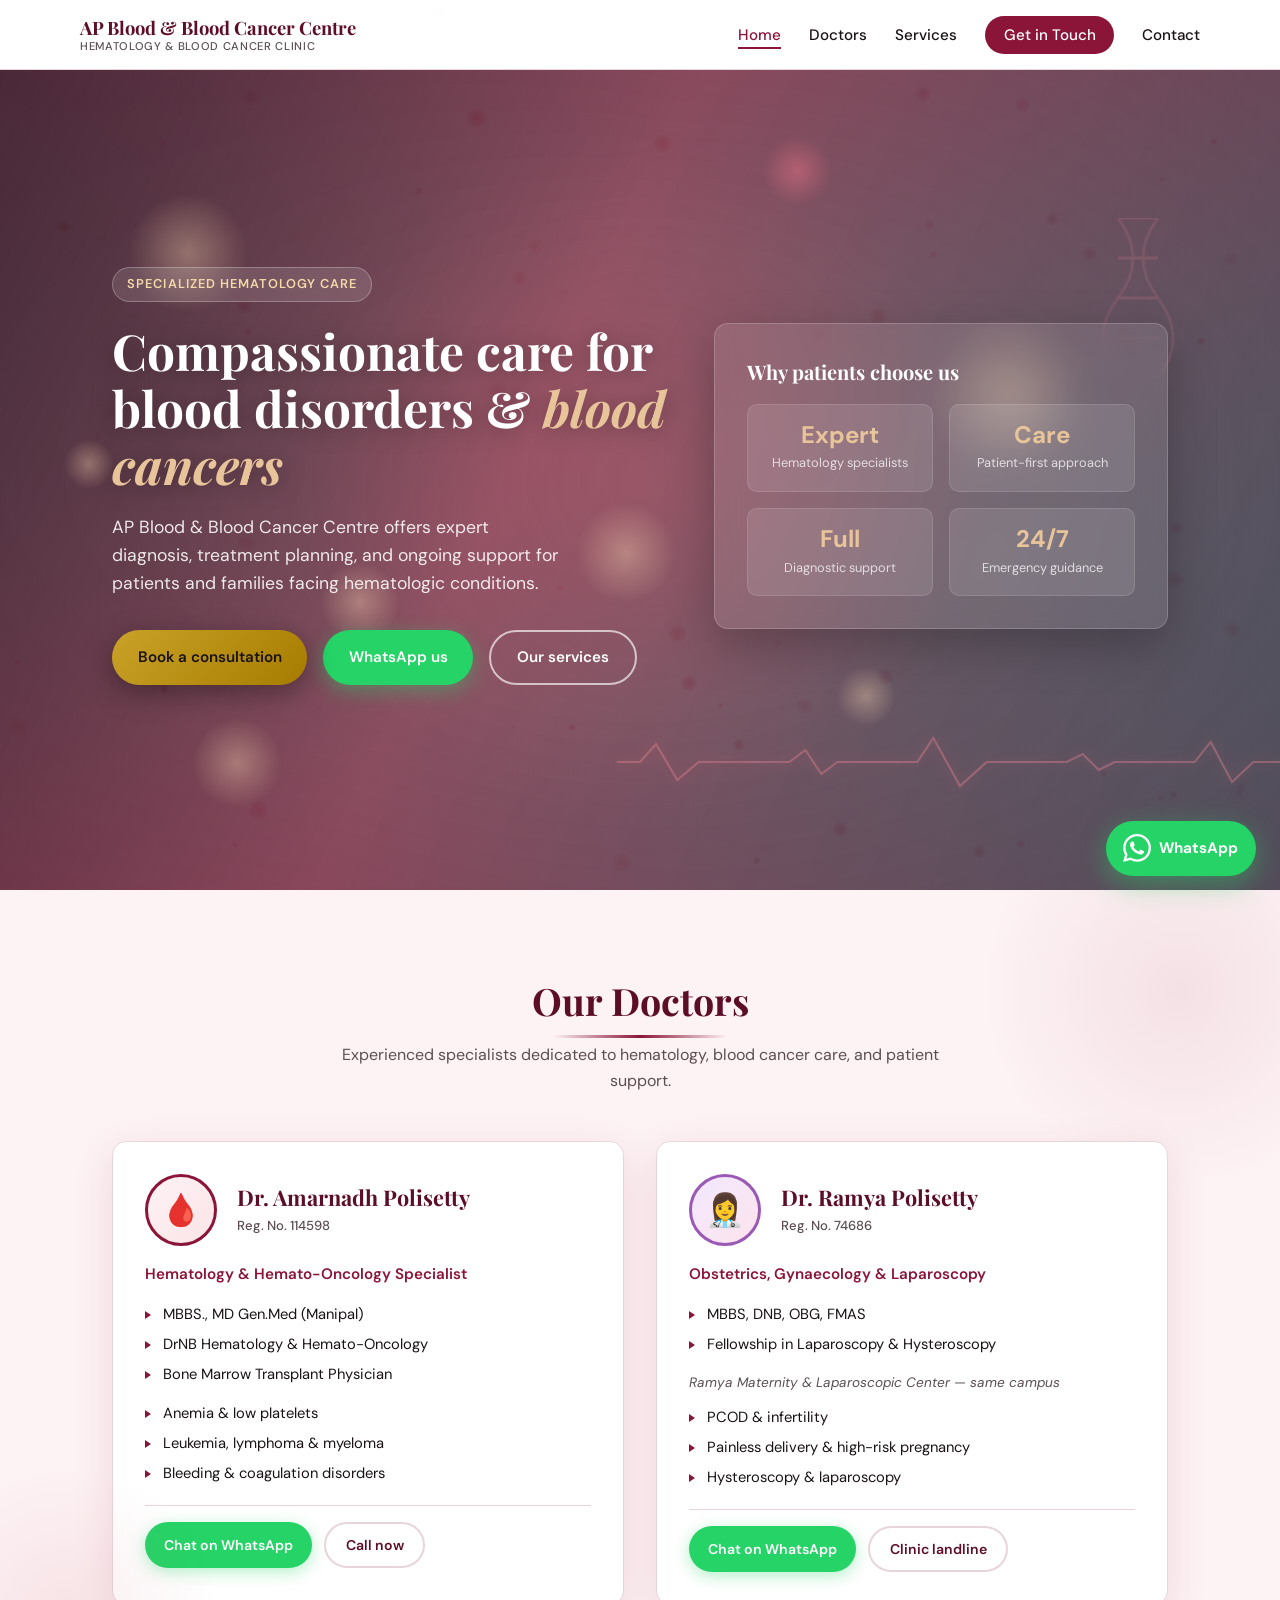
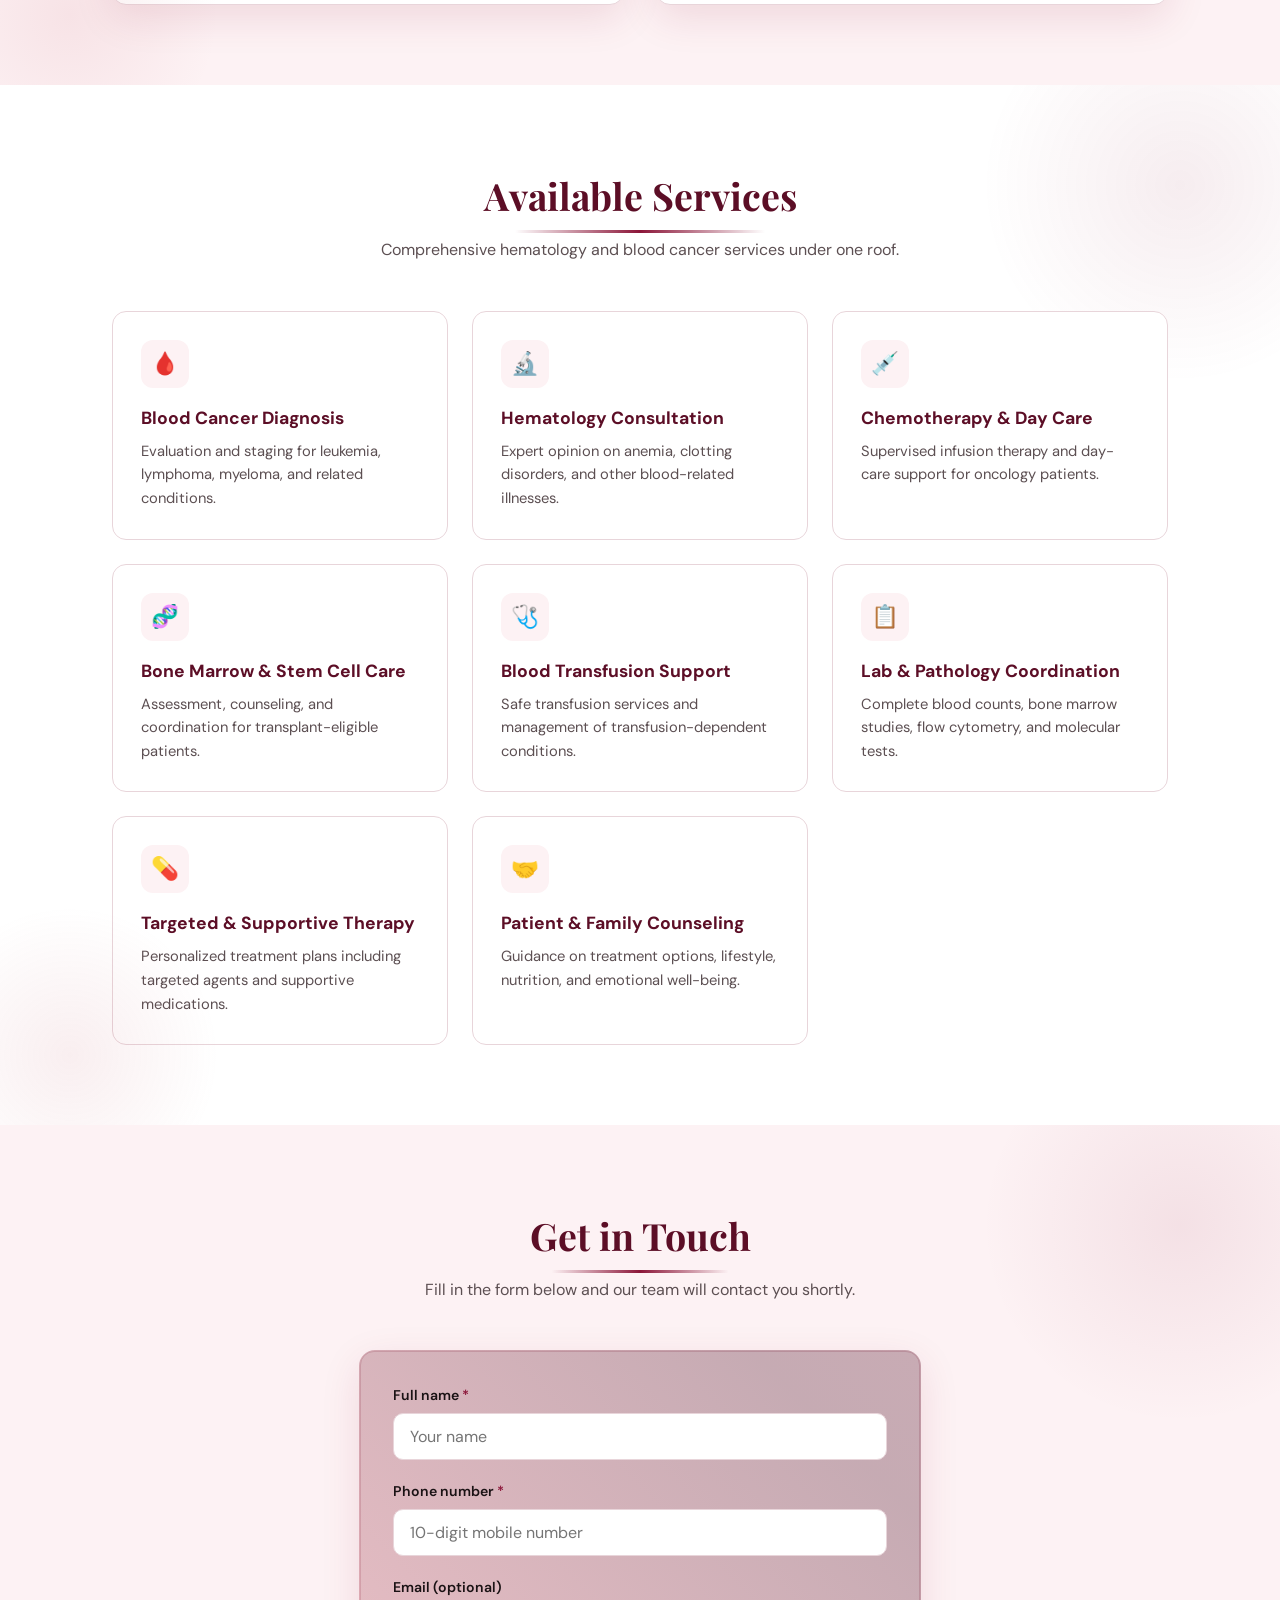
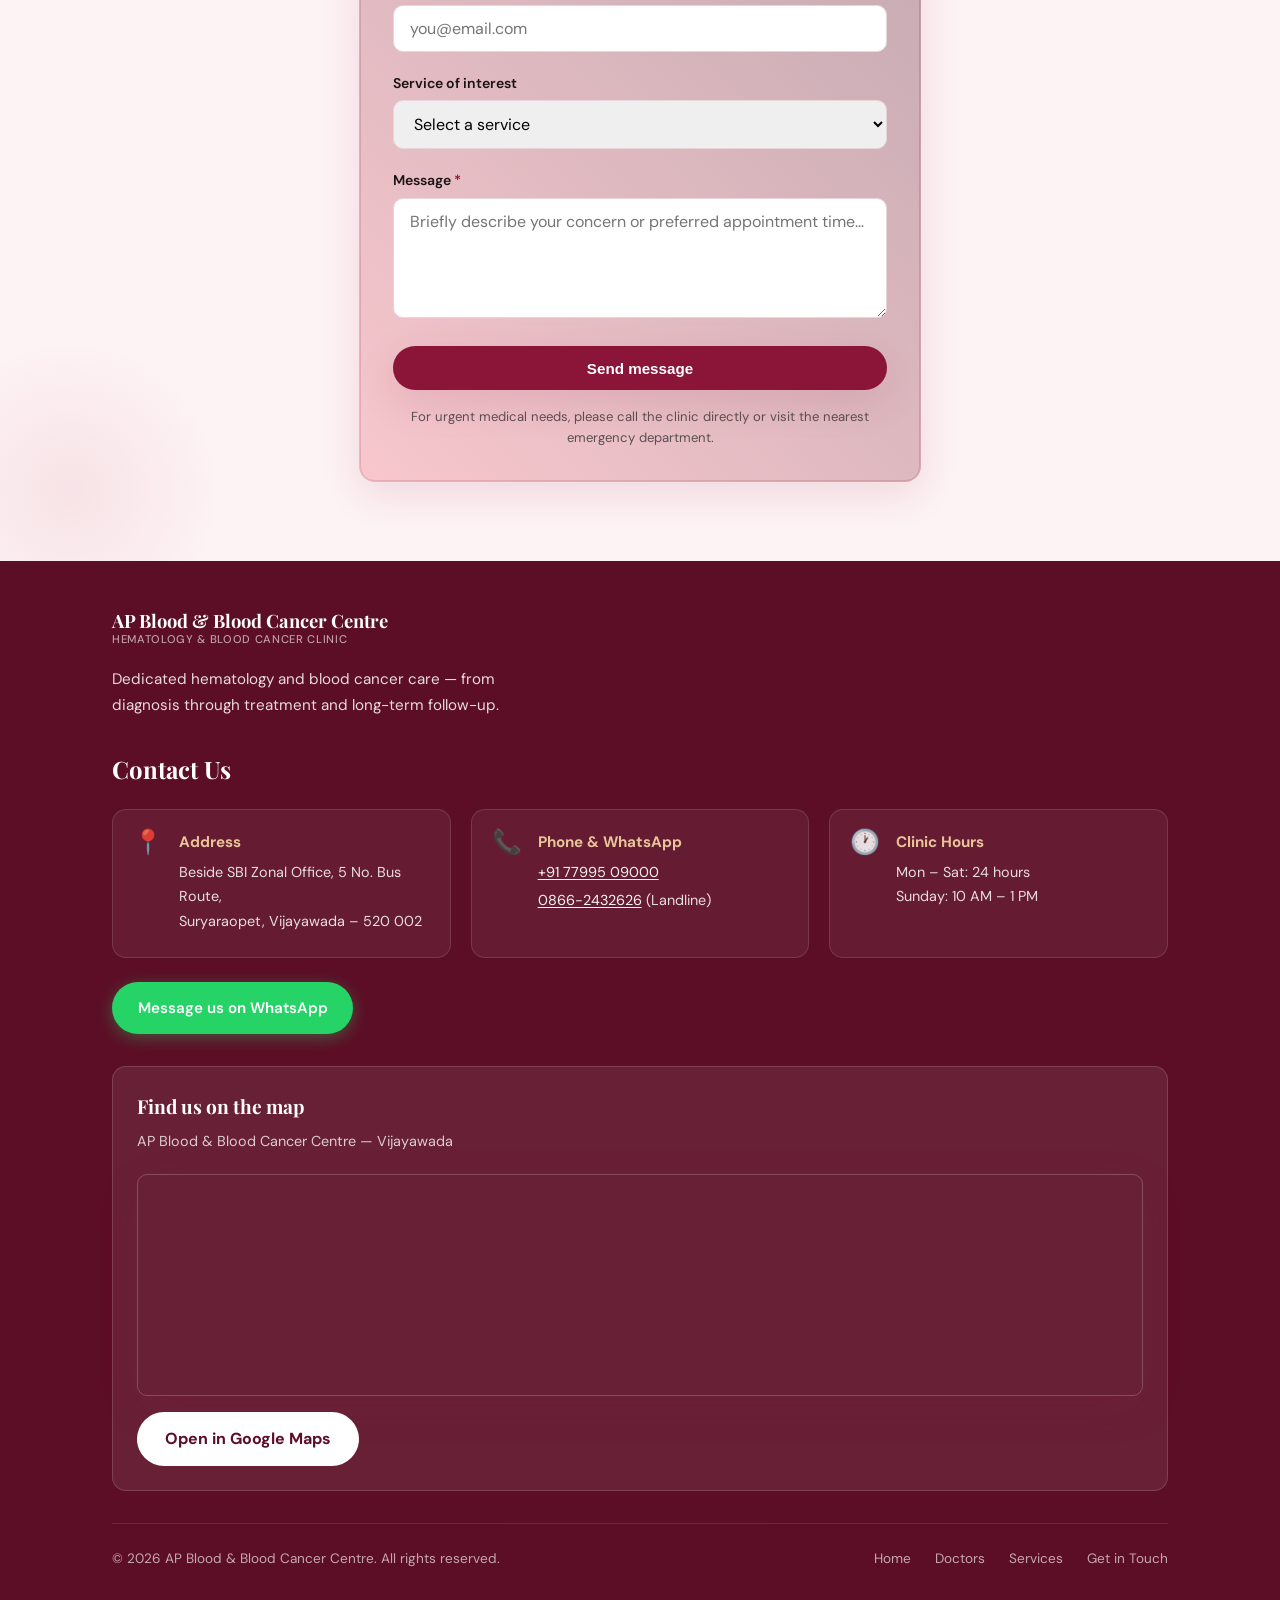
<file: index.html>
<!DOCTYPE html>
<html lang="en">
<head>
  <meta charset="UTF-8" />
  <meta name="viewport" content="width=device-width, initial-scale=1.0" />
  <meta name="description" content="AP Blood & Blood Cancer Centre — specialized hematology and blood cancer care in India." />
  <meta name="keywords" content="blood cancer, hematology, leukemia, lymphoma, clinic, AP Blood Centre" />
  <meta name="author" content="AP Blood & Blood Cancer Centre" />
  <meta name="theme-color" content="#8b1538" />

  <!-- Open Graph -->
  <meta property="og:type" content="website" />
  <meta property="og:title" content="AP Blood & Blood Cancer Centre" />
  <meta property="og:description" content="Hematology & blood cancer clinic — diagnosis, treatment, and patient support." />
  <meta property="og:locale" content="en_IN" />

  <title>AP Blood & Blood Cancer Centre | Hematology Clinic</title>

  <link rel="icon" href="assets/favicon.svg" type="image/svg+xml" />
  <link rel="manifest" href="site.webmanifest" />
  <link rel="stylesheet" href="css/style.css?v=7" />
  <link rel="stylesheet" href="css/effects.css?v=7" />
</head>
<body>
  <canvas id="fx-canvas" class="fx-canvas" aria-hidden="true"></canvas>
  <div id="blood-fx-layer" class="blood-fx-layer" aria-hidden="true"></div>

  <a href="#main" class="skip-link">Skip to main content</a>

  <header>
    <div class="container nav">
      <a href="#home" class="logo">
        AP Blood & Blood Cancer Centre
        <span>Hematology & Blood Cancer Clinic</span>
      </a>
      <button class="menu-toggle" type="button" aria-label="Open menu" aria-expanded="false" aria-controls="nav-links">
        <span></span><span></span><span></span>
      </button>
      <ul class="nav-links" id="nav-links">
        <li><a href="#home">Home</a></li>
        <li><a href="#doctors">Doctors</a></li>
        <li><a href="#services">Services</a></li>
        <li><a href="#get-in-touch" class="nav-cta">Get in Touch</a></li>
        <li><a href="#location">Contact</a></li>
      </ul>
    </div>
  </header>

  <main id="main">
    <section class="hero" id="home">
      <div class="hero-bg" aria-hidden="true">
        <div class="hero-slide hero-slide--1"></div>
        <div class="hero-slide hero-slide--2"></div>
        <div class="hero-slide hero-slide--3"></div>
        <div class="hero-slide hero-slide--4"></div>
        <div class="hero-overlay"></div>
        <div class="hero-vignette-pulse"></div>
        <div class="hero-bokeh">
          <span></span><span></span><span></span><span></span><span></span>
          <span></span><span></span><span></span>
        </div>
        <div class="hero-ecg" aria-hidden="true">
          <svg viewBox="0 0 1200 60" preserveAspectRatio="none">
            <path class="ecg-line" d="M0,30 L40,30 L50,10 L60,50 L70,30 L120,30 L130,5 L145,55 L160,30 L220,30 L235,20 L250,40 L265,30 L340,30 L355,8 L375,52 L395,30 L480,30 L495,15 L510,45 L525,30 L600,30 L615,12 L635,48 L655,30 L740,30 L755,18 L770,42 L785,30 L860,30 L875,6 L900,54 L925,30 L1000,30 L1015,22 L1030,38 L1045,30 L1120,30 L1135,10 L1155,50 L1175,30 L1200,30" />
          </svg>
        </div>
        <div class="hero-dna" aria-hidden="true">
          <svg viewBox="0 0 40 80" fill="none" stroke="#ff8a9b" stroke-width="1.5">
            <path d="M10 0 Q25 20 10 40 Q-5 60 10 80" opacity="0.8"/>
            <path d="M30 0 Q15 20 30 40 Q45 60 30 80" opacity="0.8"/>
            <line x1="10" y1="0" x2="30" y2="0"/><line x1="10" y1="20" x2="30" y2="20"/>
            <line x1="10" y1="40" x2="30" y2="40"/><line x1="10" y1="60" x2="30" y2="60"/>
            <line x1="10" y1="80" x2="30" y2="80"/>
          </svg>
        </div>
      </div>
      <div class="container hero-grid hero-content">
        <div>
          <span class="hero-badge">Specialized Hematology Care</span>
          <h1>Compassionate care for blood disorders &amp; <em>blood cancers</em></h1>
          <p>
            AP Blood &amp; Blood Cancer Centre offers expert diagnosis, treatment planning,
            and ongoing support for patients and families facing hematologic conditions.
          </p>
          <div class="hero-actions">
            <a href="#get-in-touch" class="btn btn-primary">Book a consultation</a>
            <a href="https://wa.me/917799509000?text=Hello%2C%20I%20would%20like%20to%20book%20an%20appointment%20at%20AP%20Blood%20%26%20Blood%20Cancer%20Centre." class="btn btn-whatsapp" target="_blank" rel="noopener noreferrer">WhatsApp us</a>
            <a href="#services" class="btn btn-outline">Our services</a>
          </div>
        </div>
        <div class="hero-card">
          <div class="hero-pulse-ring" aria-hidden="true"></div>
          <div class="hero-pulse-ring" aria-hidden="true"></div>
          <div class="hero-pulse-ring" aria-hidden="true"></div>
          <h3>Why patients choose us</h3>
          <div class="hero-stats">
            <div class="stat">
              <strong>Expert</strong>
              <span>Hematology specialists</span>
            </div>
            <div class="stat">
              <strong>Care</strong>
              <span>Patient-first approach</span>
            </div>
            <div class="stat">
              <strong>Full</strong>
              <span>Diagnostic support</span>
            </div>
            <div class="stat">
              <strong>24/7</strong>
              <span>Emergency guidance</span>
            </div>
          </div>
        </div>
      </div>
    </section>

    <section id="doctors" class="section-fx doctors-section">
      <div class="container">
        <div class="section-header reveal">
          <h2>Our Doctors</h2>
          <p>Experienced specialists dedicated to hematology, blood cancer care, and patient support.</p>
        </div>
        <div class="doctors-grid">
          <article class="doctor-card reveal reveal-delay-1">
            <div class="doctor-card__header">
              <div class="doctor-avatar" aria-hidden="true">🩸</div>
              <div>
                <h3>Dr. Amarnadh Polisetty</h3>
                <p class="doctor-reg">Reg. No. 114598</p>
              </div>
            </div>
            <p class="doctor-role">Hematology &amp; Hemato-Oncology Specialist</p>
            <ul class="doctor-quals">
              <li>MBBS., MD Gen.Med (Manipal)</li>
              <li>DrNB Hematology &amp; Hemato-Oncology</li>
              <li>Bone Marrow Transplant Physician</li>
            </ul>
            <ul class="doctor-specialties">
              <li>Anemia &amp; low platelets</li>
              <li>Leukemia, lymphoma &amp; myeloma</li>
              <li>Bleeding &amp; coagulation disorders</li>
            </ul>
            <div class="doctor-actions">
              <a href="https://wa.me/917799509000?text=Hello%20Dr.%20Amarnadh%2C%20I%20would%20like%20to%20consult%20at%20AP%20Blood%20%26%20Blood%20Cancer%20Centre." class="btn btn-whatsapp btn-sm" target="_blank" rel="noopener noreferrer">Chat on WhatsApp</a>
              <a href="tel:+917799509000" class="btn btn-outline-dark btn-sm">Call now</a>
            </div>
          </article>

          <article class="doctor-card reveal reveal-delay-2">
            <div class="doctor-card__header">
              <div class="doctor-avatar doctor-avatar--alt" aria-hidden="true">👩‍⚕️</div>
              <div>
                <h3>Dr. Ramya Polisetty</h3>
                <p class="doctor-reg">Reg. No. 74686</p>
              </div>
            </div>
            <p class="doctor-role">Obstetrics, Gynaecology &amp; Laparoscopy</p>
            <ul class="doctor-quals">
              <li>MBBS, DNB, OBG, FMAS</li>
              <li>Fellowship in Laparoscopy &amp; Hysteroscopy</li>
            </ul>
            <p class="doctor-clinic-note">Ramya Maternity &amp; Laparoscopic Center — same campus</p>
            <ul class="doctor-specialties">
              <li>PCOD &amp; infertility</li>
              <li>Painless delivery &amp; high-risk pregnancy</li>
              <li>Hysteroscopy &amp; laparoscopy</li>
            </ul>
            <div class="doctor-actions">
              <a href="https://wa.me/917799509000?text=Hello%20Dr.%20Ramya%2C%20I%20would%20like%20to%20consult%20at%20Ramya%20Maternity%20%26%20Laparoscopic%20Center." class="btn btn-whatsapp btn-sm" target="_blank" rel="noopener noreferrer">Chat on WhatsApp</a>
              <a href="tel:+918662432626" class="btn btn-outline-dark btn-sm">Clinic landline</a>
            </div>
          </article>
        </div>
      </div>
    </section>

    <section id="services" class="section-fx">
      <div class="container">
        <div class="section-header reveal">
          <h2>Available Services</h2>
          <p>Comprehensive hematology and blood cancer services under one roof.</p>
        </div>
        <div class="services-grid">
          <article class="service-card reveal reveal-delay-1">
            <div class="service-icon" aria-hidden="true">🩸</div>
            <h3>Blood Cancer Diagnosis</h3>
            <p>Evaluation and staging for leukemia, lymphoma, myeloma, and related conditions.</p>
          </article>
          <article class="service-card reveal reveal-delay-2">
            <div class="service-icon" aria-hidden="true">🔬</div>
            <h3>Hematology Consultation</h3>
            <p>Expert opinion on anemia, clotting disorders, and other blood-related illnesses.</p>
          </article>
          <article class="service-card reveal reveal-delay-3">
            <div class="service-icon" aria-hidden="true">💉</div>
            <h3>Chemotherapy &amp; Day Care</h3>
            <p>Supervised infusion therapy and day-care support for oncology patients.</p>
          </article>
          <article class="service-card reveal reveal-delay-4">
            <div class="service-icon" aria-hidden="true">🧬</div>
            <h3>Bone Marrow &amp; Stem Cell Care</h3>
            <p>Assessment, counseling, and coordination for transplant-eligible patients.</p>
          </article>
          <article class="service-card reveal reveal-delay-1">
            <div class="service-icon" aria-hidden="true">🩺</div>
            <h3>Blood Transfusion Support</h3>
            <p>Safe transfusion services and management of transfusion-dependent conditions.</p>
          </article>
          <article class="service-card reveal reveal-delay-2">
            <div class="service-icon" aria-hidden="true">📋</div>
            <h3>Lab &amp; Pathology Coordination</h3>
            <p>Complete blood counts, bone marrow studies, flow cytometry, and molecular tests.</p>
          </article>
          <article class="service-card reveal reveal-delay-3">
            <div class="service-icon" aria-hidden="true">💊</div>
            <h3>Targeted &amp; Supportive Therapy</h3>
            <p>Personalized treatment plans including targeted agents and supportive medications.</p>
          </article>
          <article class="service-card reveal reveal-delay-4">
            <div class="service-icon" aria-hidden="true">🤝</div>
            <h3>Patient &amp; Family Counseling</h3>
            <p>Guidance on treatment options, lifestyle, nutrition, and emotional well-being.</p>
          </article>
        </div>
      </div>
    </section>

    <section id="get-in-touch" class="section-fx">
      <div class="container">
        <div class="section-header reveal">
          <h2>Get in Touch</h2>
          <p>Fill in the form below and our team will contact you shortly.</p>
        </div>

        <div id="form-error" class="form-error" role="alert" aria-live="assertive"></div>
        <div id="form-success" class="form-success" role="status" aria-live="polite"></div>

        <form class="form-wrap reveal reveal-delay-2" id="contact-form" novalidate onsubmit="return false;" action="#" method="post">

          <div class="form-group">
            <label for="name">Full name <span class="required">*</span></label>
            <input type="text" id="name" name="name" minlength="2" maxlength="80" required placeholder="Your name" autocomplete="name" />
            <span class="field-error" aria-live="polite"></span>
          </div>
          <div class="form-group">
            <label for="phone">Phone number <span class="required">*</span></label>
            <input type="tel" id="phone" name="phone" minlength="10" maxlength="15" required placeholder="10-digit mobile number" autocomplete="tel" inputmode="numeric" />
            <span class="field-error" aria-live="polite"></span>
          </div>
          <div class="form-group">
            <label for="email">Email (optional)</label>
            <input type="email" id="email" name="email" maxlength="120" placeholder="you@email.com" autocomplete="email" />
            <span class="field-error" aria-live="polite"></span>
          </div>
          <div class="form-group">
            <label for="service">Service of interest</label>
            <select id="service" name="service">
              <option value="">Select a service</option>
              <option value="diagnosis">Blood cancer diagnosis</option>
              <option value="consultation">Hematology consultation</option>
              <option value="chemo">Chemotherapy / day care</option>
              <option value="bmt">Bone marrow &amp; stem cell care</option>
              <option value="transfusion">Blood transfusion</option>
              <option value="lab">Lab &amp; pathology</option>
              <option value="other">Other inquiry</option>
            </select>
          </div>
          <div class="form-group">
            <label for="message">Message <span class="required">*</span></label>
            <textarea id="message" name="message" minlength="3" maxlength="1000" required placeholder="Briefly describe your concern or preferred appointment time…"></textarea>
            <span class="field-error" aria-live="polite"></span>
          </div>
          <button type="button" id="form-submit-btn" class="btn btn-primary btn-block">Send message</button>
          <p class="form-note">For urgent medical needs, please call the clinic directly or visit the nearest emergency department.</p>
        </form>
      </div>
    </section>

  </main>

  <footer id="location" class="site-footer">
    <div class="footer-wave" aria-hidden="true">
      <svg viewBox="0 0 1200 48" preserveAspectRatio="none">
        <path class="wave-path" d="M0,24 Q150,0 300,24 T600,24 T900,24 T1200,24 L1200,48 L0,48 Z"/>
        <path class="wave-path" d="M0,32 Q150,8 300,32 T600,32 T900,32 T1200,32 L1200,48 L0,48 Z" opacity="0.6"/>
      </svg>
    </div>
    <div class="container footer-inner">
      <div class="footer-brand reveal">
        <a href="#home" class="logo">
          AP Blood &amp; Blood Cancer Centre
          <span>Hematology &amp; Blood Cancer Clinic</span>
        </a>
        <p class="footer-tagline">
          Dedicated hematology and blood cancer care — from diagnosis through treatment and long-term follow-up.
        </p>
      </div>

      <div class="footer-contact reveal">
        <h2 class="footer-contact__title">Contact Us</h2>
        <div class="footer-contact-grid">
          <div class="footer-contact-item">
            <span class="footer-contact-item__icon" aria-hidden="true">📍</span>
            <div>
              <h3>Address</h3>
              <p>
                Beside SBI Zonal Office, 5 No. Bus Route,<br />
                Suryaraopet, Vijayawada – 520 002
              </p>
            </div>
          </div>
          <div class="footer-contact-item">
            <span class="footer-contact-item__icon" aria-hidden="true">📞</span>
            <div>
              <h3>Phone &amp; WhatsApp</h3>
              <p>
                <a href="https://wa.me/917799509000" target="_blank" rel="noopener noreferrer">+91 77995 09000</a>
              </p>
              <p><a href="tel:+918662432626">0866-2432626</a> (Landline)</p>
            </div>
          </div>
          <div class="footer-contact-item">
            <span class="footer-contact-item__icon" aria-hidden="true">🕐</span>
            <div>
              <h3>Clinic Hours</h3>
              <p>Mon – Sat: 24 hours<br />Sunday: 10 AM – 1 PM</p>
            </div>
          </div>
        </div>
        <a
          href="https://wa.me/917799509000?text=Hello%2C%20I%20would%20like%20to%20contact%20AP%20Blood%20%26%20Blood%20Cancer%20Centre."
          class="btn btn-whatsapp footer-whatsapp-btn"
          target="_blank"
          rel="noopener noreferrer"
        >
          Message us on WhatsApp
        </a>
      </div>

      <div class="maps-card reveal">
        <h3>Find us on the map</h3>
        <p>AP Blood &amp; Blood Cancer Centre — Vijayawada</p>
        <div class="map-embed map-embed--footer">
          <iframe
            title="AP Blood & Blood Cancer Centre on Google Maps"
            src="https://maps.google.com/maps?q=16.5099748,80.6346824&hl=en&z=16&output=embed"
            loading="lazy"
            referrerpolicy="no-referrer-when-downgrade"
          ></iframe>
        </div>
        <a
          href="https://maps.app.goo.gl/3TKLfb5aUyR8mV2E7"
          class="btn-maps"
          target="_blank"
          rel="noopener noreferrer"
        >
          Open in Google Maps
        </a>
      </div>

      <div class="footer-bottom">
        <span>© <span id="year"></span> AP Blood &amp; Blood Cancer Centre. All rights reserved.</span>
        <ul class="footer-nav">
          <li><a href="#home">Home</a></li>
          <li><a href="#doctors">Doctors</a></li>
          <li><a href="#services">Services</a></li>
          <li><a href="#get-in-touch">Get in Touch</a></li>
        </ul>
      </div>
    </div>
  </footer>

  <a
    href="https://wa.me/917799509000?text=Hello%2C%20I%20would%20like%20to%20book%20an%20appointment%20at%20AP%20Blood%20%26%20Blood%20Cancer%20Centre."
    class="whatsapp-float"
    target="_blank"
    rel="noopener noreferrer"
    aria-label="Chat on WhatsApp"
    title="Chat on WhatsApp"
  >
    <svg viewBox="0 0 24 24" width="28" height="28" fill="currentColor" aria-hidden="true">
      <path d="M17.472 14.382c-.297-.149-1.758-.867-2.03-.967-.273-.099-.471-.148-.67.15-.197.297-.767.966-.94 1.164-.173.199-.347.223-.644.075-.297-.15-1.255-.463-2.39-1.475-.883-.788-1.48-1.761-1.653-2.059-.173-.297-.018-.458.13-.606.134-.133.298-.347.446-.52.149-.174.198-.298.298-.497.099-.198.05-.371-.025-.52-.075-.149-.669-1.612-.916-2.207-.242-.579-.487-.5-.669-.51-.173-.008-.371-.01-.57-.01-.198 0-.52.074-.792.372-.272.297-1.04 1.016-1.04 2.479 0 1.462 1.065 2.875 1.213 3.074.149.198 2.096 3.2 5.077 4.487.709.306 1.262.489 1.694.625.712.227 1.36.195 1.871.118.571-.085 1.758-.719 2.006-1.413.248-.694.248-1.289.173-1.413-.074-.124-.272-.198-.57-.347m-5.421 7.403h-.004a9.87 9.87 0 01-5.031-1.378l-.361-.214-3.741.982.998-3.648-.235-.374a9.86 9.86 0 01-1.51-5.26c.001-5.45 4.436-9.884 9.888-9.884 2.64 0 5.122 1.03 6.988 2.898a9.825 9.825 0 012.893 6.994c-.003 5.45-4.435 9.884-9.885 9.884m8.413-18.297A11.815 11.815 0 0012.05 0C5.495 0 .16 5.335.157 11.892c0 2.096.547 4.142 1.588 5.945L.057 24l6.305-1.654a11.882 11.882 0 005.683 1.448h.005c6.554 0 11.89-5.335 11.893-11.893a11.821 11.821 0 00-3.48-8.413z"/>
    </svg>
    <span class="whatsapp-float__label">WhatsApp</span>
  </a>

  <script>
    window.SHEET_WEB_APP_URL = window.SHEET_WEB_APP_URL || "https://script.google.com/macros/s/AKfycbyY3nk1qY7iltwLgqOeZgVUDhqyheKTi88YERb3jurc7hrxEVnKxsAk49Ns9VQu13bX/exec";
  </script>
  <script src="js/config.js?v=7"></script>
  <script src="js/main.js?v=7"></script>
  <script src="js/effects.js?v=7"></script>
</body>
</html>
</file>
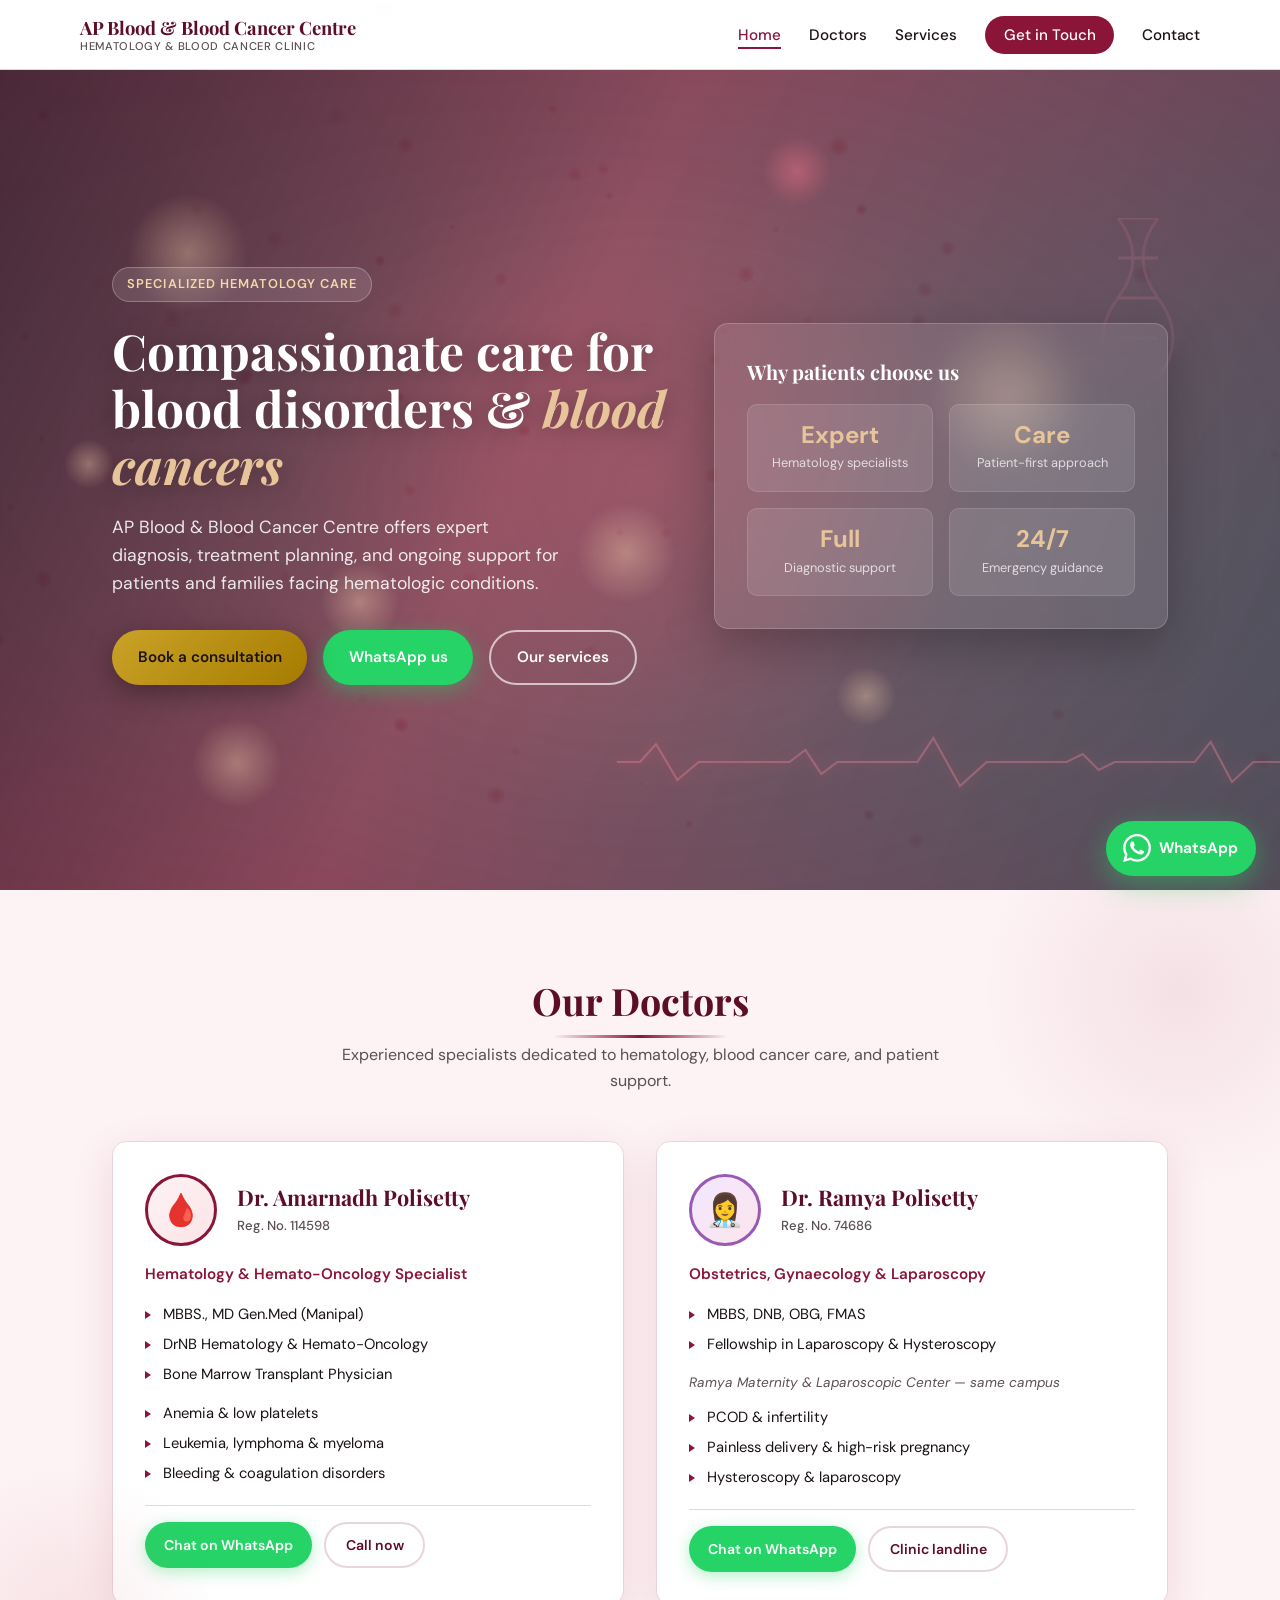
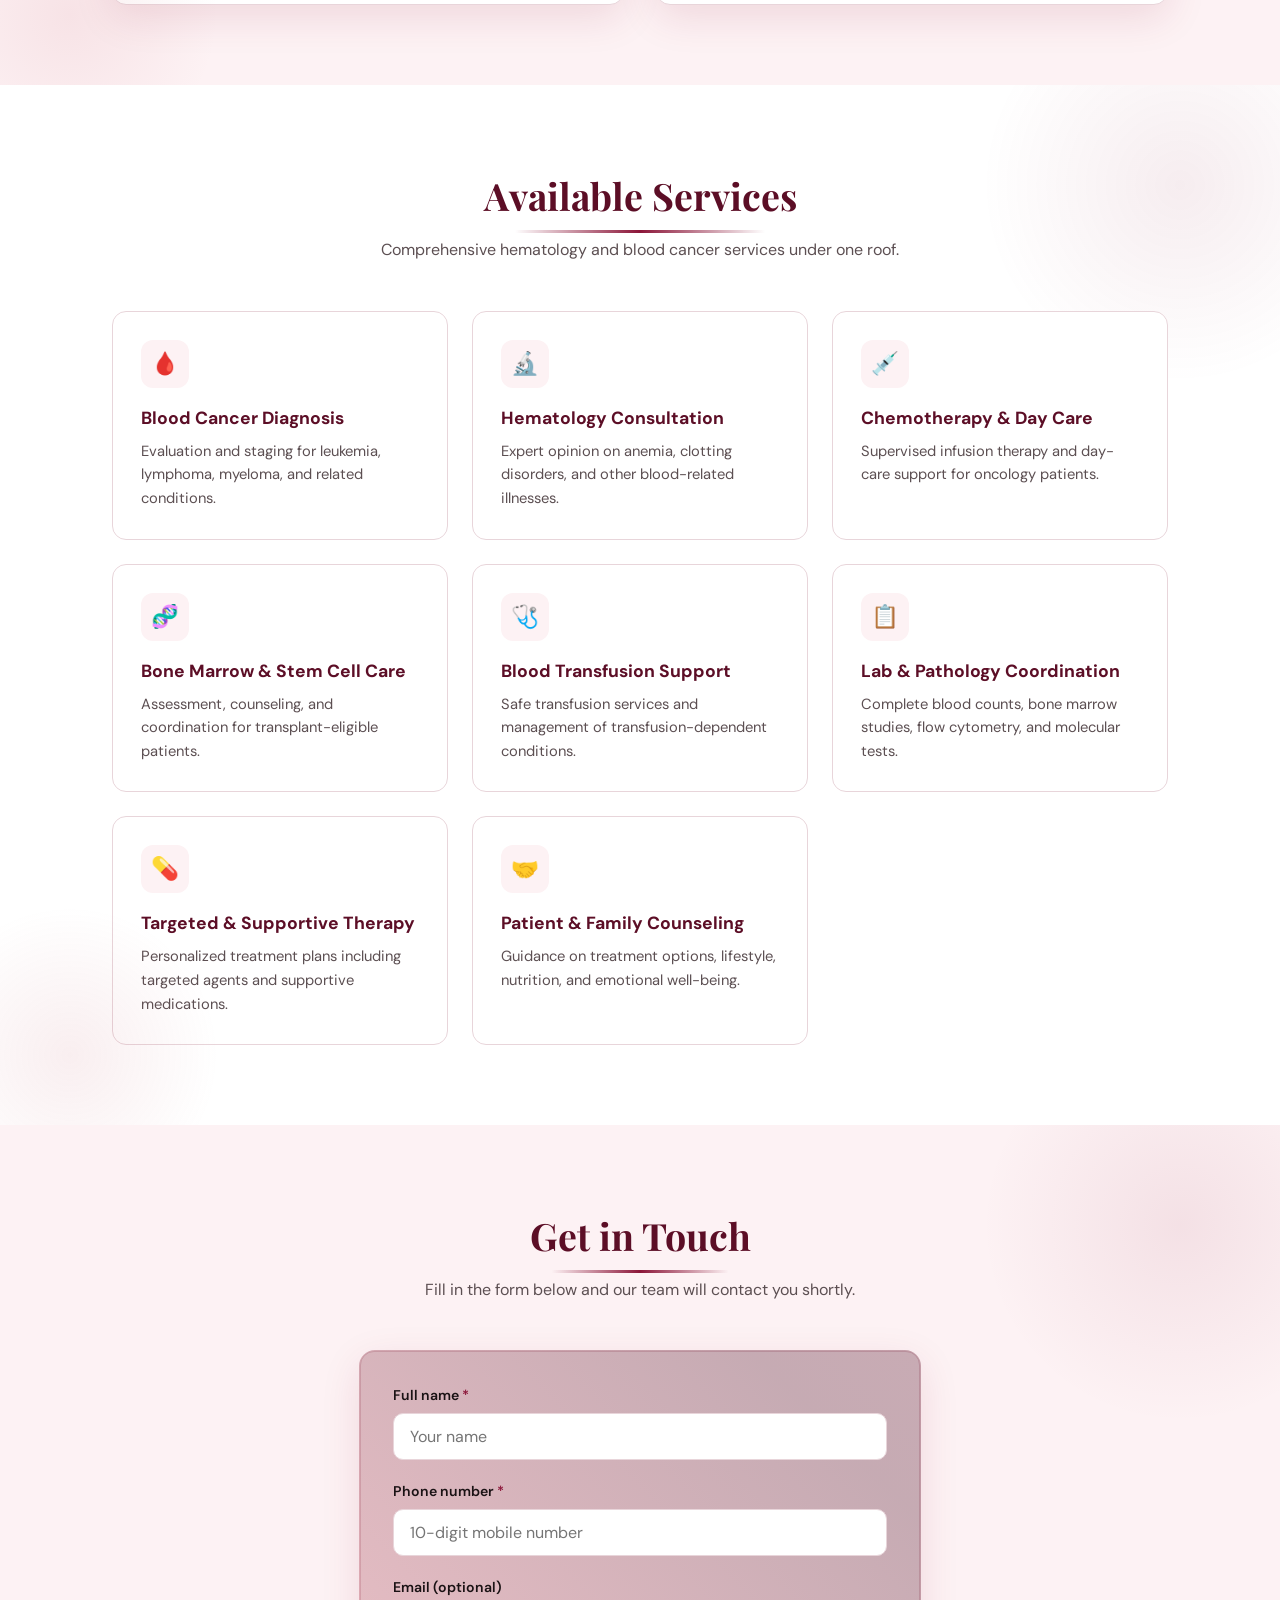
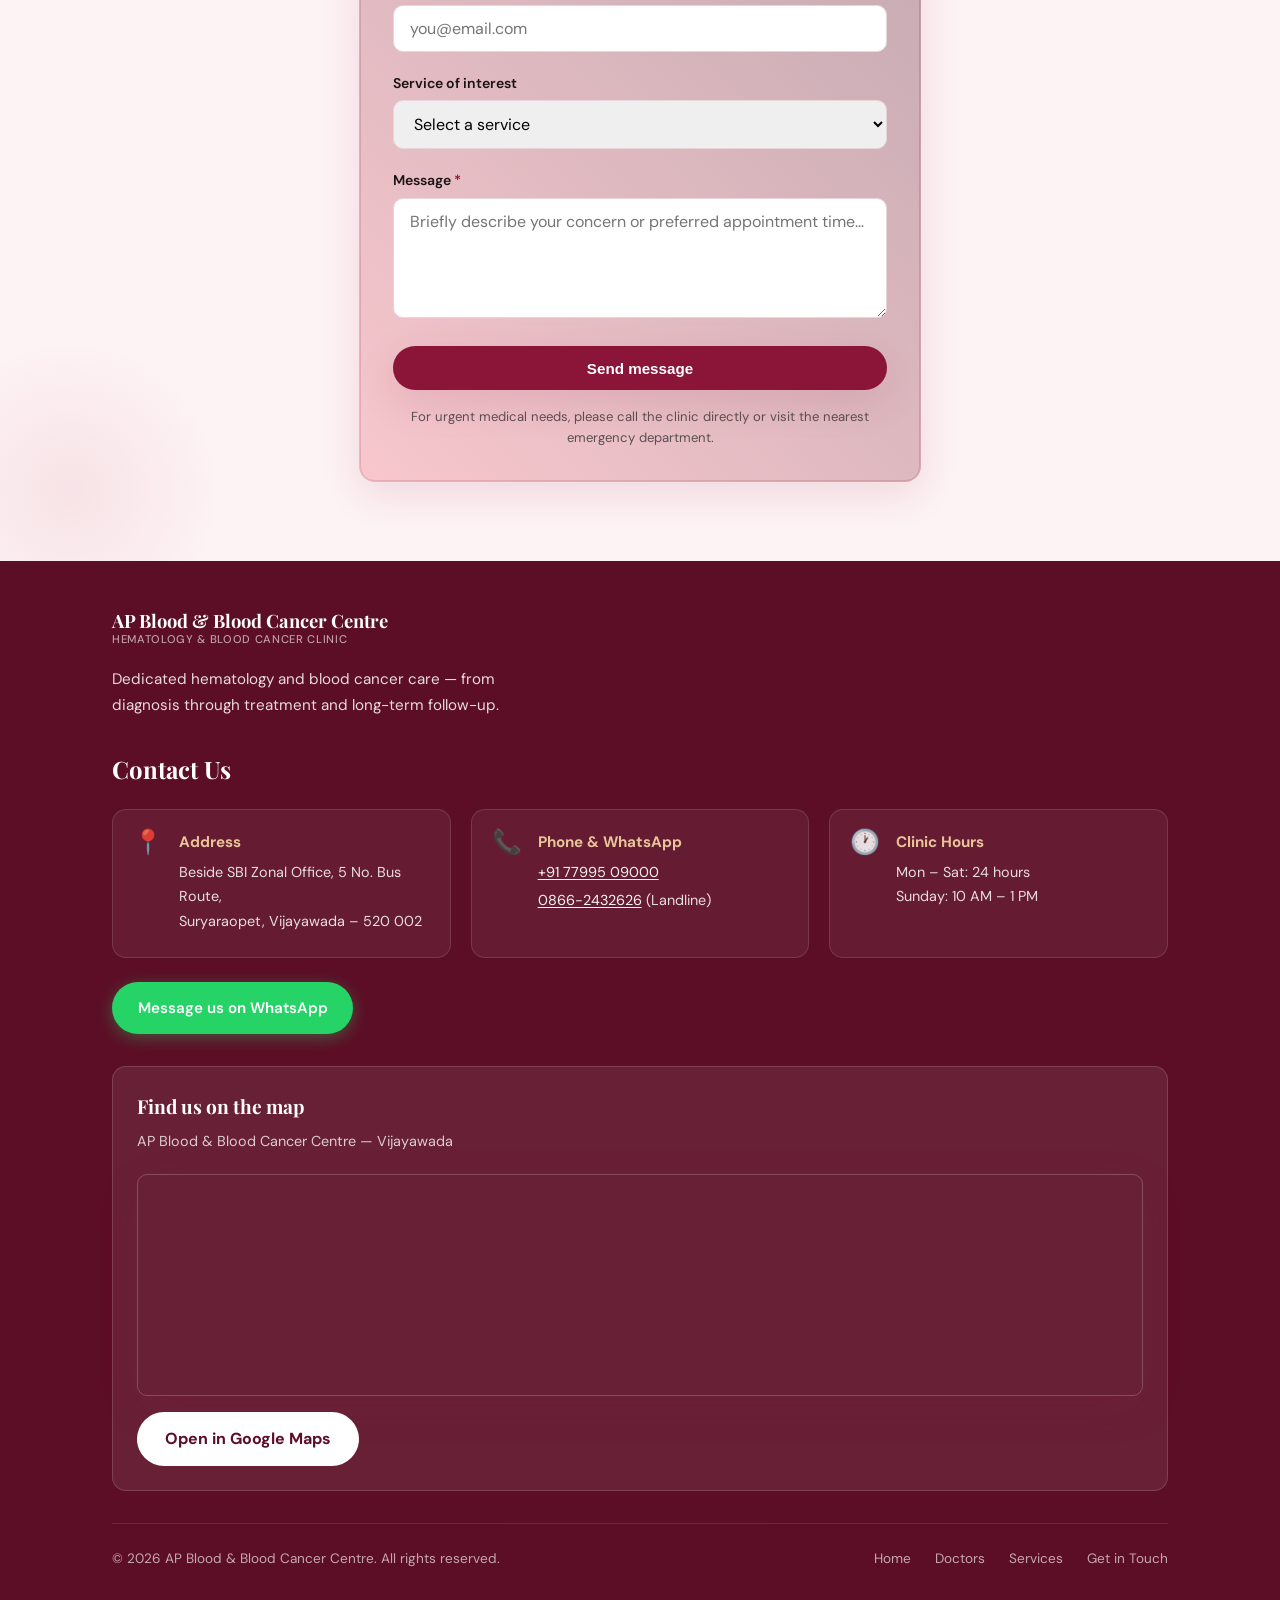
<file: thank-you.html>
<!DOCTYPE html>
<html lang="en">
<head>
  <meta charset="UTF-8" />
  <meta name="viewport" content="width=device-width, initial-scale=1.0" />
  <meta name="robots" content="noindex" />
  <title>Thank You | AP Blood & Blood Cancer Centre</title>
  <link rel="icon" href="assets/favicon.svg" type="image/svg+xml" />
  <link rel="stylesheet" href="css/style.css" />
  <style>
    .thank-you-page {
      min-height: 80vh;
      display: flex;
      align-items: center;
      justify-content: center;
      text-align: center;
      padding: 3rem 1rem;
      background: var(--rose);
    }
    .thank-you-box {
      max-width: 480px;
      background: var(--white);
      border: 1px solid var(--border);
      border-radius: var(--radius);
      padding: 2.5rem;
      box-shadow: var(--shadow);
    }
    .thank-you-box h1 {
      font-family: "Playfair Display", serif;
      color: var(--crimson-dark);
      margin-bottom: 1rem;
    }
    .thank-you-box p {
      color: var(--muted);
      margin-bottom: 1.5rem;
    }
  </style>
</head>
<body>
  <div class="thank-you-page">
    <div class="thank-you-box">
      <h1>Thank you!</h1>
      <p>Your message has been received. Our team will contact you shortly.</p>
      <a href="/#get-in-touch" class="btn btn-primary">Back to home</a>
      <script>window.location.replace("/#get-in-touch");</script>
    </div>
  </div>
</body>
</html>
</file>
<file: css/style.css>
@import url("https://fonts.googleapis.com/css2?family=DM+Sans:ital,opsz,wght@0,9..40,400;0,9..40,500;0,9..40,600;0,9..40,700;1,9..40,400&family=Playfair+Display:wght@600;700&display=swap");

:root {
  --crimson: #8b1538;
  --crimson-dark: #5c0e26;
  --rose: #fdf2f4;
  --ink: #1a1214;
  --muted: #5c4f52;
  --border: #e8d5da;
  --white: #ffffff;
  --accent: #c45c6a;
  --shadow: 0 12px 40px rgba(139, 21, 56, 0.12);
  --radius: 14px;
}

*, *::before, *::after {
  box-sizing: border-box;
  margin: 0;
  padding: 0;
}

html {
  scroll-behavior: smooth;
  overflow-x: hidden;
  width: 100%;
}

body {
  font-family: "DM Sans", system-ui, sans-serif;
  color: var(--ink);
  background: var(--white);
  line-height: 1.6;
  overflow-x: hidden;
  width: 100%;
  max-width: 100vw;
}

main {
  width: 100%;
  overflow-x: hidden;
}

.skip-link {
  position: absolute;
  left: -9999px;
  top: auto;
  width: 1px;
  height: 1px;
  overflow: hidden;
}

.skip-link:focus {
  position: fixed;
  top: 1rem;
  left: 1rem;
  z-index: 200;
  width: auto;
  height: auto;
  padding: 0.75rem 1rem;
  background: var(--crimson);
  color: var(--white);
  border-radius: 8px;
  text-decoration: none;
}

.hidden-field {
  display: none;
}

img {
  max-width: 100%;
  display: block;
}

a {
  color: var(--crimson);
  text-decoration: none;
}

a:hover {
  text-decoration: underline;
}

.container {
  width: 100%;
  max-width: 1120px;
  margin-inline: auto;
  padding-inline: clamp(1rem, 4vw, 2rem);
}

/* Header */
header {
  position: sticky;
  top: 0;
  z-index: 100;
  width: 100%;
  max-width: 100%;
  background: rgba(255, 255, 255, 0.92);
  backdrop-filter: blur(12px);
  border-bottom: 1px solid var(--border);
}

.nav {
  display: flex;
  align-items: center;
  justify-content: space-between;
  padding: 1rem 0;
  gap: 1.5rem;
}

.logo {
  font-family: "Playfair Display", Georgia, serif;
  font-weight: 700;
  font-size: 1.15rem;
  color: var(--crimson-dark);
  line-height: 1.25;
  text-decoration: none;
}

.logo span {
  display: block;
  font-family: "DM Sans", sans-serif;
  font-size: 0.7rem;
  font-weight: 500;
  letter-spacing: 0.06em;
  text-transform: uppercase;
  color: var(--muted);
}

.nav-links {
  display: flex;
  gap: 1.75rem;
  list-style: none;
}

.nav-links a {
  font-size: 0.95rem;
  font-weight: 500;
  color: var(--ink);
  text-decoration: none;
  transition: color 0.2s;
}

.nav-links a:hover,
.nav-links a.active {
  color: var(--crimson);
  text-decoration: none;
}

.nav-cta {
  background: var(--crimson);
  color: var(--white) !important;
  padding: 0.55rem 1.15rem;
  border-radius: 999px;
  font-weight: 600;
}

.nav-cta:hover {
  background: var(--crimson-dark);
  text-decoration: none !important;
}

.menu-toggle {
  display: none;
  background: none;
  border: none;
  cursor: pointer;
  padding: 0.25rem;
}

.menu-toggle span {
  display: block;
  width: 24px;
  height: 2px;
  background: var(--ink);
  margin: 6px 0;
  transition: 0.3s;
}

/* Hero — animated background slideshow */
.hero {
  position: relative;
  min-height: min(92vh, 820px);
  padding: 5rem 0 5.5rem;
  overflow: hidden;
  display: flex;
  align-items: center;
}

.hero-bg {
  position: absolute;
  inset: 0;
  z-index: 0;
}

.hero-slide {
  position: absolute;
  inset: 0;
  background-size: cover;
  background-position: center;
  opacity: 0;
  transform: scale(1);
  animation: heroCrossfade 24s ease-in-out infinite;
  will-change: opacity, transform;
}

.hero-slide--1 {
  background-image: url("https://images.unsplash.com/photo-1576091160550-2173dba999ef?w=1920&q=80&auto=format&fit=crop");
  animation-delay: 0s;
}

.hero-slide--2 {
  background-image: url("https://images.unsplash.com/photo-1582719471384-894fbb16e074?w=1920&q=80&auto=format&fit=crop");
  animation-delay: 6s;
}

.hero-slide--3 {
  background-image: url("https://images.unsplash.com/photo-1559839734-2b71ea197ec2?w=1920&q=80&auto=format&fit=crop");
  animation-delay: 12s;
}

.hero-slide--4 {
  background-image: url("https://images.unsplash.com/photo-1579684385127-1ef15d508118?w=1920&q=80&auto=format&fit=crop");
  animation-delay: 18s;
}

@keyframes heroCrossfade {
  0% {
    opacity: 0;
    transform: scale(1.05);
  }
  4% {
    opacity: 1;
    transform: scale(1.02);
  }
  21% {
    opacity: 1;
    transform: scale(1.08);
  }
  25% {
    opacity: 0;
    transform: scale(1.1);
  }
  100% {
    opacity: 0;
    transform: scale(1.05);
  }
}

.hero-overlay {
  position: absolute;
  inset: 0;
  background: linear-gradient(
    115deg,
    rgba(26, 18, 28, 0.88) 0%,
    rgba(92, 14, 38, 0.72) 42%,
    rgba(12, 48, 58, 0.78) 100%
  );
  z-index: 1;
}

.hero-bokeh {
  position: absolute;
  inset: 0;
  z-index: 2;
  pointer-events: none;
  overflow: hidden;
}

.hero-bokeh span {
  position: absolute;
  border-radius: 50%;
  background: radial-gradient(circle, rgba(255, 220, 180, 0.35) 0%, transparent 70%);
  animation: bokehFloat 12s ease-in-out infinite;
}

.hero-bokeh span:nth-child(1) {
  width: 120px;
  height: 120px;
  top: 15%;
  left: 10%;
  animation-delay: 0s;
}

.hero-bokeh span:nth-child(2) {
  width: 80px;
  height: 80px;
  top: 60%;
  left: 25%;
  animation-delay: 2s;
}

.hero-bokeh span:nth-child(3) {
  width: 160px;
  height: 160px;
  top: 30%;
  right: 15%;
  animation-delay: 4s;
}

.hero-bokeh span:nth-child(4) {
  width: 60px;
  height: 60px;
  bottom: 20%;
  right: 30%;
  animation-delay: 1s;
}

.hero-bokeh span:nth-child(5) {
  width: 100px;
  height: 100px;
  bottom: 35%;
  left: 45%;
  animation-delay: 3s;
}

.hero-bokeh span:nth-child(6) {
  width: 70px;
  height: 70px;
  top: 8%;
  right: 35%;
  animation-delay: 1.5s;
  background: radial-gradient(circle, rgba(255, 120, 140, 0.4) 0%, transparent 70%);
}

.hero-bokeh span:nth-child(7) {
  width: 90px;
  height: 90px;
  bottom: 10%;
  left: 15%;
  animation-delay: 2.5s;
}

.hero-bokeh span:nth-child(8) {
  width: 50px;
  height: 50px;
  top: 45%;
  left: 5%;
  animation-delay: 0.5s;
}

@keyframes bokehFloat {
  0%,
  100% {
    transform: translate(0, 0) scale(1);
    opacity: 0.4;
  }
  50% {
    transform: translate(12px, -18px) scale(1.15);
    opacity: 0.7;
  }
}

.hero-content {
  position: relative;
  z-index: 3;
}

.hero-grid {
  display: grid;
  grid-template-columns: 1.1fr 0.9fr;
  gap: 3rem;
  align-items: center;
}

.hero-badge {
  display: inline-block;
  background: rgba(255, 255, 255, 0.12);
  border: 1px solid rgba(255, 255, 255, 0.25);
  color: #f5d9a8;
  font-size: 0.8rem;
  font-weight: 600;
  letter-spacing: 0.08em;
  text-transform: uppercase;
  padding: 0.4rem 0.9rem;
  border-radius: 999px;
  margin-bottom: 1.25rem;
  backdrop-filter: blur(6px);
}

.hero h1 {
  font-family: "Playfair Display", Georgia, serif;
  font-size: clamp(2rem, 4.5vw, 3.1rem);
  line-height: 1.15;
  color: var(--white);
  margin-bottom: 1.25rem;
  text-shadow: 0 2px 24px rgba(0, 0, 0, 0.35);
}

.hero h1 em {
  font-style: italic;
  color: #e8c49a;
}

.hero p {
  font-size: 1.1rem;
  color: rgba(255, 255, 255, 0.88);
  max-width: 38ch;
  margin-bottom: 2rem;
}

.hero .btn-outline {
  background: transparent;
  color: var(--white);
  border: 2px solid rgba(255, 255, 255, 0.65);
}

.hero .btn-outline:hover {
  background: rgba(255, 255, 255, 0.12);
  border-color: var(--white);
}

.hero .btn-primary {
  background: linear-gradient(135deg, #c9a227 0%, #a67c00 100%);
  color: #1a1214;
  box-shadow: 0 8px 28px rgba(0, 0, 0, 0.35);
}

.hero .btn-primary:hover {
  background: linear-gradient(135deg, #e8c49a 0%, #c9a227 100%);
}

@media (prefers-reduced-motion: reduce) {
  .hero-slide {
    animation: none;
    opacity: 0;
  }

  .hero-slide--1 {
    opacity: 1;
  }

  .hero-bokeh span {
    animation: none;
    opacity: 0.3;
  }
}

.hero-actions {
  display: flex;
  flex-wrap: wrap;
  gap: 1rem;
}

.btn {
  display: inline-flex;
  align-items: center;
  justify-content: center;
  gap: 0.5rem;
  padding: 0.85rem 1.6rem;
  border-radius: 999px;
  font-weight: 600;
  font-size: 0.95rem;
  border: none;
  cursor: pointer;
  text-decoration: none;
  transition: transform 0.15s, box-shadow 0.2s, background 0.2s;
}

.btn:hover {
  text-decoration: none;
  transform: translateY(-1px);
}

.btn-primary {
  background: var(--crimson);
  color: var(--white);
  box-shadow: var(--shadow);
}

.btn-primary:hover {
  background: var(--crimson-dark);
}

.btn-outline {
  background: var(--white);
  color: var(--crimson);
  border: 2px solid var(--border);
}

.btn-outline:hover {
  border-color: var(--crimson);
}

.btn-block {
  width: 100%;
}

.hero-card {
  position: relative;
  background: rgba(255, 255, 255, 0.1);
  border-radius: var(--radius);
  padding: 2rem;
  box-shadow: 0 16px 48px rgba(0, 0, 0, 0.25);
  border: 1px solid rgba(255, 255, 255, 0.18);
  backdrop-filter: blur(14px);
  overflow: hidden;
}

.hero-card h3 {
  font-family: "Playfair Display", serif;
  color: var(--white);
  margin-bottom: 1rem;
  font-size: 1.25rem;
}

.hero-stats {
  display: grid;
  grid-template-columns: 1fr 1fr;
  gap: 1rem;
}

.stat {
  background: rgba(255, 255, 255, 0.1);
  padding: 1rem;
  border-radius: 10px;
  text-align: center;
  border: 1px solid rgba(255, 255, 255, 0.12);
}

.stat strong {
  display: block;
  font-size: 1.5rem;
  color: #e8c49a;
  line-height: 1.2;
}

.stat span {
  font-size: 0.8rem;
  color: rgba(255, 255, 255, 0.75);
}

/* Sections */
section {
  padding: 5rem 0;
}

section:nth-of-type(even) {
  background: var(--rose);
}

.section-header {
  text-align: center;
  max-width: 640px;
  margin: 0 auto 3rem;
}

.section-header h2 {
  font-family: "Playfair Display", serif;
  font-size: clamp(1.75rem, 3vw, 2.35rem);
  color: var(--crimson-dark);
  margin-bottom: 0.75rem;
}

.section-header p {
  color: var(--muted);
}

/* Doctors */
.doctors-section {
  background: var(--white);
}

.doctors-grid {
  display: grid;
  grid-template-columns: repeat(auto-fit, minmax(300px, 1fr));
  gap: 2rem;
}

.doctor-card {
  background: var(--white);
  border: 1px solid var(--border);
  border-radius: var(--radius);
  padding: 2rem;
  box-shadow: var(--shadow);
  transition: transform 0.3s ease, box-shadow 0.3s ease;
}

.doctor-card:hover {
  transform: translateY(-6px);
  box-shadow: 0 20px 48px rgba(139, 21, 56, 0.15);
}

.doctor-card__header {
  display: flex;
  align-items: center;
  gap: 1.25rem;
  margin-bottom: 1rem;
}

.doctor-avatar {
  width: 72px;
  height: 72px;
  border-radius: 50%;
  background: linear-gradient(135deg, var(--rose) 0%, #fce4e8 100%);
  border: 3px solid var(--crimson);
  display: flex;
  align-items: center;
  justify-content: center;
  font-size: 2rem;
  flex-shrink: 0;
}

.doctor-avatar--alt {
  border-color: #9b59b6;
  background: linear-gradient(135deg, #f3e8ff 0%, #fce4ec 100%);
}

.doctor-card h3 {
  font-family: "Playfair Display", serif;
  font-size: 1.35rem;
  color: var(--crimson-dark);
  line-height: 1.2;
  margin-bottom: 0.25rem;
}

.doctor-reg {
  font-size: 0.82rem;
  color: var(--muted);
  font-weight: 500;
}

.doctor-role {
  font-weight: 600;
  color: var(--crimson);
  font-size: 0.95rem;
  margin-bottom: 1rem;
}

.doctor-quals,
.doctor-specialties {
  list-style: none;
  margin-bottom: 1rem;
}

.doctor-quals li,
.doctor-specialties li {
  position: relative;
  padding-left: 1.1rem;
  margin-bottom: 0.4rem;
  font-size: 0.92rem;
  color: var(--ink);
}

.doctor-quals li::before,
.doctor-specialties li::before {
  content: "";
  position: absolute;
  left: 0;
  top: 0.55em;
  width: 0;
  height: 0;
  border-top: 4px solid transparent;
  border-bottom: 4px solid transparent;
  border-left: 6px solid var(--crimson);
}

.doctor-specialties {
  margin-bottom: 1.25rem;
}

.doctor-clinic-note {
  font-size: 0.85rem;
  color: var(--muted);
  font-style: italic;
  margin-bottom: 0.75rem;
}

.doctor-actions {
  display: flex;
  flex-wrap: wrap;
  gap: 0.75rem;
  padding-top: 1rem;
  border-top: 1px solid var(--border);
}

.btn-sm {
  padding: 0.6rem 1.2rem;
  font-size: 0.88rem;
}

.btn-whatsapp {
  background: #25d366;
  color: var(--white) !important;
  border: none;
  text-decoration: none !important;
  box-shadow: 0 4px 16px rgba(37, 211, 102, 0.35);
}

.btn-whatsapp:hover {
  background: #1fb855;
  transform: translateY(-1px);
  text-decoration: none !important;
}

.hero .btn-whatsapp {
  background: #25d366;
  color: var(--white) !important;
  box-shadow: 0 6px 20px rgba(37, 211, 102, 0.4);
}

.hero .btn-whatsapp:hover {
  background: #1fb855;
}

.btn-outline-dark {
  background: var(--white);
  color: var(--crimson-dark);
  border: 2px solid var(--border);
  text-decoration: none !important;
}

.btn-outline-dark:hover {
  border-color: var(--crimson);
  text-decoration: none !important;
}

/* Floating WhatsApp */
.whatsapp-float {
  position: fixed;
  bottom: 1.5rem;
  right: 1.5rem;
  z-index: 150;
  display: flex;
  align-items: center;
  gap: 0.5rem;
  background: #25d366;
  color: var(--white);
  padding: 0.85rem 1.1rem;
  border-radius: 999px;
  box-shadow: 0 8px 28px rgba(37, 211, 102, 0.45);
  text-decoration: none !important;
  font-weight: 700;
  font-size: 0.95rem;
  transition: transform 0.2s ease, box-shadow 0.2s ease;
  animation: whatsappPulse 2.5s ease-in-out infinite;
}

.whatsapp-float:hover {
  transform: scale(1.05);
  box-shadow: 0 12px 36px rgba(37, 211, 102, 0.55);
  text-decoration: none !important;
  color: var(--white);
}

.whatsapp-float__label {
  display: none;
}

@media (min-width: 480px) {
  .whatsapp-float__label {
    display: inline;
  }
}

@keyframes whatsappPulse {
  0%,
  100% {
    box-shadow: 0 8px 28px rgba(37, 211, 102, 0.45);
  }
  50% {
    box-shadow: 0 8px 36px rgba(37, 211, 102, 0.7), 0 0 0 8px rgba(37, 211, 102, 0.15);
  }
}

/* Services */
.services-grid {
  display: grid;
  grid-template-columns: repeat(auto-fill, minmax(280px, 1fr));
  gap: 1.5rem;
}

.service-card {
  background: var(--white);
  border: 1px solid var(--border);
  border-radius: var(--radius);
  padding: 1.75rem;
  transition: box-shadow 0.25s, transform 0.2s;
}

section:nth-of-type(even) .service-card {
  background: var(--white);
}

.service-card:hover {
  box-shadow: var(--shadow);
  transform: translateY(-3px);
}

.service-icon {
  width: 48px;
  height: 48px;
  background: var(--rose);
  border-radius: 12px;
  display: flex;
  align-items: center;
  justify-content: center;
  font-size: 1.4rem;
  margin-bottom: 1rem;
}

.service-card h3 {
  font-size: 1.1rem;
  color: var(--crimson-dark);
  margin-bottom: 0.5rem;
}

.service-card p {
  font-size: 0.92rem;
  color: var(--muted);
}

/* Contact */
.contact-grid {
  display: grid;
  grid-template-columns: repeat(auto-fit, minmax(240px, 1fr));
  gap: 1.5rem;
}

.contact-item {
  background: var(--white);
  border: 1px solid var(--border);
  border-radius: var(--radius);
  padding: 1.75rem;
  text-align: center;
}

section#contact .contact-item {
  background: var(--rose);
}

.contact-item .icon {
  font-size: 1.75rem;
  margin-bottom: 0.75rem;
}

.contact-item h3 {
  font-size: 1rem;
  color: var(--crimson-dark);
  margin-bottom: 0.35rem;
}

.contact-item p,
.contact-item a {
  font-size: 0.95rem;
  color: var(--muted);
}

.contact-maps-link {
  margin-top: 0.75rem;
}

/* Form */
.form-wrap {
  max-width: 560px;
  margin: 0 auto;
  background: var(--white);
  border: 1px solid var(--border);
  border-radius: var(--radius);
  padding: 2rem;
  box-shadow: var(--shadow);
}

.form-group {
  margin-bottom: 1.25rem;
}

.form-group label {
  display: block;
  font-size: 0.88rem;
  font-weight: 600;
  color: var(--ink);
  margin-bottom: 0.4rem;
}

.form-group label .required {
  color: var(--crimson);
}

.form-group .field-error {
  display: block;
  min-height: 1.25rem;
  margin-top: 0.35rem;
  font-size: 0.82rem;
  color: #b91c1c;
}

.form-group .field-error:empty {
  display: none;
}

.form-group.invalid input,
.form-group.invalid textarea,
.form-group.invalid select {
  border-color: #f87171;
  box-shadow: 0 0 0 3px rgba(248, 113, 113, 0.2);
}

.form-group input,
.form-group textarea,
.form-group select {
  width: 100%;
  padding: 0.75rem 1rem;
  border: 1px solid var(--border);
  border-radius: 10px;
  font-family: inherit;
  font-size: 1rem;
  transition: border-color 0.2s, box-shadow 0.2s;
}

.form-group input:focus,
.form-group textarea:focus,
.form-group select:focus {
  outline: none;
  border-color: var(--crimson);
  box-shadow: 0 0 0 3px rgba(139, 21, 56, 0.12);
}

.form-group textarea {
  min-height: 120px;
  resize: vertical;
}

.form-note {
  font-size: 0.82rem;
  color: var(--muted);
  text-align: center;
  margin-top: 1rem;
}

.form-success {
  display: none;
  text-align: center;
  padding: 2rem;
  background: #ecfdf3;
  border: 1px solid #a7f3d0;
  border-radius: var(--radius);
  color: #065f46;
}

.form-success.visible {
  display: block;
}

.form-error {
  display: none;
  text-align: center;
  padding: 1rem 1.25rem;
  margin-bottom: 1rem;
  max-width: 560px;
  margin-inline: auto;
  background: #fef2f2;
  border: 1px solid #fecaca;
  border-radius: var(--radius);
  color: #991b1b;
  font-size: 0.92rem;
}

.form-error.visible {
  display: block;
}

.form-wrap.is-submitting {
  opacity: 0.7;
  pointer-events: none;
}

/* Location / Google Maps */
.location-section {
  background: var(--white);
  padding: 5rem 0;
}

.map-embed {
  border-radius: var(--radius);
  overflow: hidden;
  border: 1px solid var(--border);
  box-shadow: var(--shadow);
  line-height: 0;
}

.map-embed iframe {
  display: block;
  width: 100%;
  min-height: 420px;
}

.map-embed--footer {
  margin-top: 1rem;
  border-radius: 10px;
  overflow: hidden;
  border: 1px solid rgba(255, 255, 255, 0.2);
}

.map-embed--footer {
  width: 100%;
  max-width: 100%;
}

.map-embed--footer iframe {
  min-height: 220px;
  height: 220px;
  display: block;
  width: 100%;
  max-width: 100%;
  border: 0;
}

/* Footer */
.site-footer {
  position: relative;
  width: 100%;
  max-width: 100%;
  overflow: hidden;
  background: var(--crimson-dark);
  color: rgba(255, 255, 255, 0.85);
  padding: 3rem 0 2rem;
}

.footer-inner {
  display: flex;
  flex-direction: column;
  gap: 2rem;
}

.footer-brand {
  width: 100%;
}

footer .logo {
  color: var(--white);
  display: inline-block;
}

footer .logo span {
  color: rgba(255, 255, 255, 0.6);
}

footer p {
  font-size: 0.95rem;
  line-height: 1.7;
}

.footer-tagline {
  margin-top: 1rem;
  max-width: 42ch;
}

.footer-contact {
  width: 100%;
}

.footer-contact__title {
  font-family: "Playfair Display", serif;
  font-size: 1.5rem;
  color: var(--white);
  margin-bottom: 1.25rem;
}

.footer-contact-grid {
  display: flex;
  flex-direction: column;
  gap: 1.25rem;
  margin-bottom: 1.5rem;
}

.footer-contact-item {
  display: flex;
  gap: 1rem;
  align-items: flex-start;
  text-align: left;
  background: rgba(255, 255, 255, 0.06);
  border: 1px solid rgba(255, 255, 255, 0.12);
  border-radius: var(--radius);
  padding: 1.25rem;
}

.footer-contact-item__icon {
  font-size: 1.5rem;
  flex-shrink: 0;
  line-height: 1;
}

.footer-contact-item h3 {
  font-size: 0.95rem;
  color: #e8c49a;
  margin-bottom: 0.35rem;
}

.footer-contact-item p {
  font-size: 0.9rem;
  margin-bottom: 0.25rem;
}

.footer-contact-item a {
  color: rgba(255, 255, 255, 0.95);
  text-decoration: underline;
  text-underline-offset: 2px;
}

.footer-contact-item a:hover {
  color: #fff;
}

.footer-whatsapp-btn {
  width: 100%;
  justify-content: center;
}

.maps-card {
  width: 100%;
  background: rgba(255, 255, 255, 0.08);
  border: 1px solid rgba(255, 255, 255, 0.15);
  border-radius: var(--radius);
  padding: 1.5rem;
  text-align: left;
}

.maps-card h3 {
  font-family: "Playfair Display", serif;
  color: var(--white);
  margin-bottom: 0.5rem;
  font-size: 1.2rem;
}

.maps-card p {
  font-size: 0.9rem;
  margin-bottom: 1.25rem;
  opacity: 0.9;
}

.btn-maps {
  display: inline-flex;
  align-items: center;
  justify-content: center;
  gap: 0.5rem;
  width: 100%;
  margin-top: 1rem;
  background: var(--white);
  color: var(--crimson-dark) !important;
  padding: 0.9rem 1.75rem;
  border-radius: 999px;
  font-weight: 700;
  text-decoration: none !important;
  transition: transform 0.15s, box-shadow 0.2s;
}

.btn-maps:hover {
  transform: translateY(-2px);
  box-shadow: 0 8px 24px rgba(0, 0, 0, 0.25);
}

.footer-bottom {
  border-top: 1px solid rgba(255, 255, 255, 0.15);
  padding-top: 1.5rem;
  display: flex;
  flex-wrap: wrap;
  justify-content: space-between;
  gap: 1rem;
  font-size: 0.85rem;
  opacity: 0.75;
}

.footer-nav {
  display: flex;
  gap: 1.5rem;
  list-style: none;
}

.footer-nav a {
  color: rgba(255, 255, 255, 0.85);
  text-decoration: none;
}

.footer-nav a:hover {
  color: var(--white);
  text-decoration: underline;
}

/* Mobile */
@media (max-width: 768px) {
  .nav {
    padding: 0.85rem 0;
  }

  .logo {
    font-size: 1rem;
    max-width: 65%;
  }

  .nav-links {
    display: none;
    position: absolute;
    top: 100%;
    left: 0;
    right: 0;
    flex-direction: column;
    background: var(--white);
    padding: 1rem clamp(1rem, 4vw, 1.5rem) 1.5rem;
    border-bottom: 1px solid var(--border);
    gap: 0.75rem;
  }

  .nav-links.open {
    display: flex;
  }

  .menu-toggle {
    display: block;
  }

  .hero-grid {
    grid-template-columns: 1fr;
  }

  .hero {
    min-height: auto;
    padding: 3.5rem 0 4rem;
  }

  .hero-actions {
    flex-direction: column;
  }

  .hero-actions .btn {
    width: 100%;
    justify-content: center;
  }

  .form-wrap {
    padding: 1.5rem;
  }

  .site-footer {
    padding: 2.5rem 0 1.5rem;
  }

  .footer-inner {
    gap: 1.75rem;
  }

  .footer-bottom {
    flex-direction: column;
    align-items: flex-start;
    text-align: left;
  }

  .footer-nav {
    flex-wrap: wrap;
    gap: 1rem;
  }

  .whatsapp-float {
    bottom: 1rem;
    right: 1rem;
    padding: 0.75rem;
  }

  .whatsapp-float__label {
    display: none;
  }
}

@media (min-width: 769px) {
  .footer-contact-grid {
    display: grid;
    grid-template-columns: repeat(3, 1fr);
    gap: 1.25rem;
  }

  .footer-whatsapp-btn {
    width: auto;
  }

  .btn-maps {
    width: auto;
  }
}
</file>
<file: css/effects.css>
/* ═══ Blood & visual FX layer ═══ */

.fx-canvas {
  position: fixed;
  inset: 0;
  width: 100%;
  max-width: 100vw;
  height: 100%;
  pointer-events: none;
  z-index: 0;
  opacity: 0.55;
}

.blood-fx-layer {
  position: fixed;
  inset: 0;
  width: 100%;
  max-width: 100vw;
  pointer-events: none;
  z-index: 0;
  overflow: hidden;
}

.blood-cell {
  position: absolute;
  border-radius: 50%;
  background: radial-gradient(
    circle at 35% 35%,
    #ff6b7a 0%,
    #c41e3a 45%,
    #8b1538 100%
  );
  box-shadow:
    inset -3px -3px 8px rgba(0, 0, 0, 0.2),
    0 0 12px rgba(196, 30, 58, 0.35);
  opacity: 0;
  animation: cellFloat linear infinite;
}

.blood-cell::after {
  content: "";
  position: absolute;
  inset: 22% 28%;
  border-radius: 50%;
  background: radial-gradient(
    ellipse,
    rgba(139, 21, 56, 0.5) 0%,
    transparent 70%
  );
}

.blood-cell--sm {
  width: 10px;
  height: 10px;
}

.blood-cell--md {
  width: 16px;
  height: 16px;
}

.blood-cell--lg {
  width: 24px;
  height: 24px;
}

@keyframes cellFloat {
  0% {
    opacity: 0;
    transform: translateY(100vh) translateX(0) rotate(0deg);
  }
  8% {
    opacity: 0.7;
  }
  92% {
    opacity: 0.5;
  }
  100% {
    opacity: 0;
    transform: translateY(-15vh) translateX(var(--drift, 40px)) rotate(360deg);
  }
}

/* Hero extras */
.hero-pulse-ring {
  position: absolute;
  inset: -20%;
  border-radius: 50%;
  border: 2px solid rgba(255, 100, 120, 0.25);
  animation: pulseRing 3s ease-out infinite;
  z-index: 2;
  pointer-events: none;
}

.hero-pulse-ring:nth-child(2) {
  animation-delay: 1s;
}

.hero-pulse-ring:nth-child(3) {
  animation-delay: 2s;
}

@keyframes pulseRing {
  0% {
    transform: scale(0.6);
    opacity: 0.8;
  }
  100% {
    transform: scale(1.4);
    opacity: 0;
  }
}

.hero-ecg {
  position: absolute;
  bottom: 12%;
  left: 0;
  right: 0;
  height: 60px;
  z-index: 2;
  opacity: 0.35;
  pointer-events: none;
}

.hero-ecg svg {
  width: 100%;
  height: 100%;
}

.ecg-line {
  fill: none;
  stroke: #ff8a9b;
  stroke-width: 2;
  stroke-linecap: round;
  stroke-dasharray: 800;
  stroke-dashoffset: 800;
  animation: ecgDraw 4s linear infinite;
  filter: drop-shadow(0 0 6px rgba(255, 100, 120, 0.8));
}

@keyframes ecgDraw {
  to {
    stroke-dashoffset: 0;
  }
}

.hero-dna {
  position: absolute;
  top: 18%;
  right: 8%;
  width: 80px;
  height: 140px;
  opacity: 0.15;
  z-index: 2;
  animation: dnaSpin 20s linear infinite;
  pointer-events: none;
}

@keyframes dnaSpin {
  from {
    transform: rotateY(0deg);
  }
  to {
    transform: rotateY(360deg);
  }
}

.hero-vignette-pulse {
  position: absolute;
  inset: 0;
  z-index: 1;
  background:
    radial-gradient(
      circle at var(--mx, 50%) var(--my, 50%),
      rgba(255, 100, 120, 0.2) 0%,
      transparent 45%
    ),
    radial-gradient(
      ellipse at 50% 50%,
      transparent 40%,
      rgba(139, 21, 56, 0.25) 100%
    );
  animation: vignettePulse 5s ease-in-out infinite;
  pointer-events: none;
}

.hero {
  --mx: 50%;
  --my: 50%;
}

@keyframes vignettePulse {
  0%,
  100% {
    opacity: 0.5;
  }
  50% {
    opacity: 1;
  }
}

/* Shimmer badge */
.hero-badge {
  animation: badgeShimmer 3s ease-in-out infinite;
}

@keyframes badgeShimmer {
  0%,
  100% {
    box-shadow: 0 0 0 rgba(232, 196, 154, 0);
  }
  50% {
    box-shadow: 0 0 20px rgba(232, 196, 154, 0.4);
  }
}

/* Stat cards heartbeat */
.stat {
  animation: statGlow 2.5s ease-in-out infinite;
}

.stat:nth-child(2) {
  animation-delay: 0.4s;
}

.stat:nth-child(3) {
  animation-delay: 0.8s;
}

.stat:nth-child(4) {
  animation-delay: 1.2s;
}

@keyframes statGlow {
  0%,
  100% {
    box-shadow: 0 0 0 rgba(255, 120, 140, 0);
  }
  50% {
    box-shadow: 0 0 18px rgba(255, 100, 120, 0.35);
  }
}

/* Section backgrounds */
.section-fx {
  position: relative;
  overflow: hidden;
}

.section-fx::before {
  content: "";
  position: absolute;
  width: 400px;
  height: 400px;
  border-radius: 50%;
  background: radial-gradient(circle, rgba(139, 21, 56, 0.08) 0%, transparent 70%);
  top: -100px;
  right: -100px;
  animation: blobMove 18s ease-in-out infinite;
  pointer-events: none;
}

.section-fx::after {
  content: "";
  position: absolute;
  width: 300px;
  height: 300px;
  border-radius: 50%;
  background: radial-gradient(circle, rgba(196, 92, 106, 0.1) 0%, transparent 70%);
  bottom: -80px;
  left: -80px;
  animation: blobMove 22s ease-in-out infinite reverse;
  pointer-events: none;
}

@keyframes blobMove {
  0%,
  100% {
    transform: translate(0, 0) scale(1);
  }
  50% {
    transform: translate(30px, -20px) scale(1.15);
  }
}

.section-header h2 {
  position: relative;
  display: inline-block;
}

.section-header h2::after {
  content: "";
  position: absolute;
  left: 50%;
  bottom: -8px;
  width: 0;
  height: 3px;
  background: linear-gradient(90deg, transparent, var(--crimson), transparent);
  transform: translateX(-50%);
  animation: lineExpand 1.2s ease forwards;
}

.reveal.visible .section-header h2::after {
  width: 80%;
}

@keyframes lineExpand {
  to {
    width: 80%;
  }
}

/* Service cards FX */
.service-card {
  position: relative;
  overflow: hidden;
  transition:
    transform 0.35s cubic-bezier(0.34, 1.56, 0.64, 1),
    box-shadow 0.35s ease;
}

.service-card::before {
  content: "";
  position: absolute;
  inset: -2px;
  background: linear-gradient(
    120deg,
    transparent 30%,
    rgba(139, 21, 56, 0.15) 50%,
    transparent 70%
  );
  transform: translateX(-100%);
  transition: transform 0.6s ease;
}

.service-card:hover::before {
  transform: translateX(100%);
}

.service-card:hover {
  transform: translateY(-8px) scale(1.02);
  box-shadow:
    0 20px 50px rgba(139, 21, 56, 0.2),
    0 0 0 1px rgba(139, 21, 56, 0.1);
}

.service-icon {
  animation: iconPulse 2s ease-in-out infinite;
}

.service-card:nth-child(2n) .service-icon {
  animation-delay: 0.3s;
}

.service-card:nth-child(3n) .service-icon {
  animation-delay: 0.6s;
}

@keyframes iconPulse {
  0%,
  100% {
    transform: scale(1);
  }
  50% {
    transform: scale(1.08);
  }
}

/* Contact cards */
.contact-item {
  transition: transform 0.3s ease, box-shadow 0.3s ease;
}

.contact-item:hover {
  transform: translateY(-4px);
  box-shadow: 0 12px 32px rgba(139, 21, 56, 0.15);
}

.contact-item .icon {
  animation: iconBounce 3s ease-in-out infinite;
}

@keyframes iconBounce {
  0%,
  100% {
    transform: translateY(0);
  }
  50% {
    transform: translateY(-4px);
  }
}

/* Form glow */
.form-wrap {
  position: relative;
}

.form-wrap::before {
  content: "";
  position: absolute;
  inset: -2px;
  border-radius: calc(var(--radius) + 2px);
  background: linear-gradient(
    45deg,
    var(--crimson),
    #ff6b7a,
    var(--crimson-dark),
    var(--crimson)
  );
  background-size: 300% 300%;
  z-index: -1;
  opacity: 0.35;
  animation: gradientBorder 6s ease infinite;
}

@keyframes gradientBorder {
  0%,
  100% {
    background-position: 0% 50%;
  }
  50% {
    background-position: 100% 50%;
  }
}

.form-group input:focus,
.form-group textarea:focus,
.form-group select:focus {
  animation: inputGlow 1.5s ease-in-out infinite;
}

@keyframes inputGlow {
  0%,
  100% {
    box-shadow: 0 0 0 3px rgba(139, 21, 56, 0.12);
  }
  50% {
    box-shadow: 0 0 0 4px rgba(196, 30, 58, 0.25);
  }
}

/* Scroll reveal */
.reveal {
  opacity: 0;
  transform: translateY(40px);
  transition:
    opacity 0.8s cubic-bezier(0.22, 1, 0.36, 1),
    transform 0.8s cubic-bezier(0.22, 1, 0.36, 1);
}

.reveal.visible {
  opacity: 1;
  transform: translateY(0);
}

.reveal-delay-1 {
  transition-delay: 0.1s;
}
.reveal-delay-2 {
  transition-delay: 0.2s;
}
.reveal-delay-3 {
  transition-delay: 0.3s;
}
.reveal-delay-4 {
  transition-delay: 0.4s;
}

/* Footer blood wave */
.footer-wave {
  position: absolute;
  top: -1px;
  left: 0;
  width: 100%;
  max-width: 100%;
  height: 48px;
  transform: translateY(-99%);
  overflow: hidden;
  line-height: 0;
}

.footer-wave svg {
  width: 200%;
  max-width: none;
  height: 48px;
  animation: waveSlide 12s linear infinite;
}

.wave-path {
  fill: var(--crimson-dark);
  opacity: 0.95;
}

@keyframes waveSlide {
  0% {
    transform: translateX(0);
  }
  100% {
    transform: translateX(-50%);
  }
}

.site-footer {
  position: relative;
}

/* Nav link underline anim */
.nav-links a:not(.nav-cta) {
  position: relative;
}

.nav-links a:not(.nav-cta)::after {
  content: "";
  position: absolute;
  left: 0;
  bottom: -4px;
  width: 0;
  height: 2px;
  background: var(--crimson);
  transition: width 0.3s ease;
}

.nav-links a:not(.nav-cta):hover::after,
.nav-links a:not(.nav-cta).active::after {
  width: 100%;
}

/* Logo subtle pulse */
.logo {
  animation: logoPulse 4s ease-in-out infinite;
}

@keyframes logoPulse {
  0%,
  100% {
    filter: drop-shadow(0 0 0 transparent);
  }
  50% {
    filter: drop-shadow(0 0 8px rgba(139, 21, 56, 0.25));
  }
}

/* Btn ripple feel */
.btn-primary {
  position: relative;
  overflow: hidden;
}

.btn-primary::after {
  content: "";
  position: absolute;
  inset: 0;
  background: linear-gradient(
    105deg,
    transparent 40%,
    rgba(255, 255, 255, 0.35) 50%,
    transparent 60%
  );
  transform: translateX(-120%);
  animation: btnShine 3s ease-in-out infinite;
}

@keyframes btnShine {
  0% {
    transform: translateX(-120%);
  }
  40%,
  100% {
    transform: translateX(120%);
  }
}

main,
header,
.site-footer {
  position: relative;
  z-index: 1;
}

@media (prefers-reduced-motion: reduce) {
  .whatsapp-float {
    animation: none;
  }

  .blood-cell,
  .hero-pulse-ring,
  .hero-ecg .ecg-line,
  .hero-dna,
  .hero-vignette-pulse,
  .hero-badge,
  .stat,
  .service-icon,
  .contact-item .icon,
  .form-wrap::before,
  .footer-wave svg,
  .logo,
  .btn-primary::after,
  .fx-canvas {
    animation: none !important;
  }

  .reveal {
    opacity: 1;
    transform: none;
  }

  .fx-canvas,
  .blood-fx-layer {
    display: none;
  }
}
</file>
